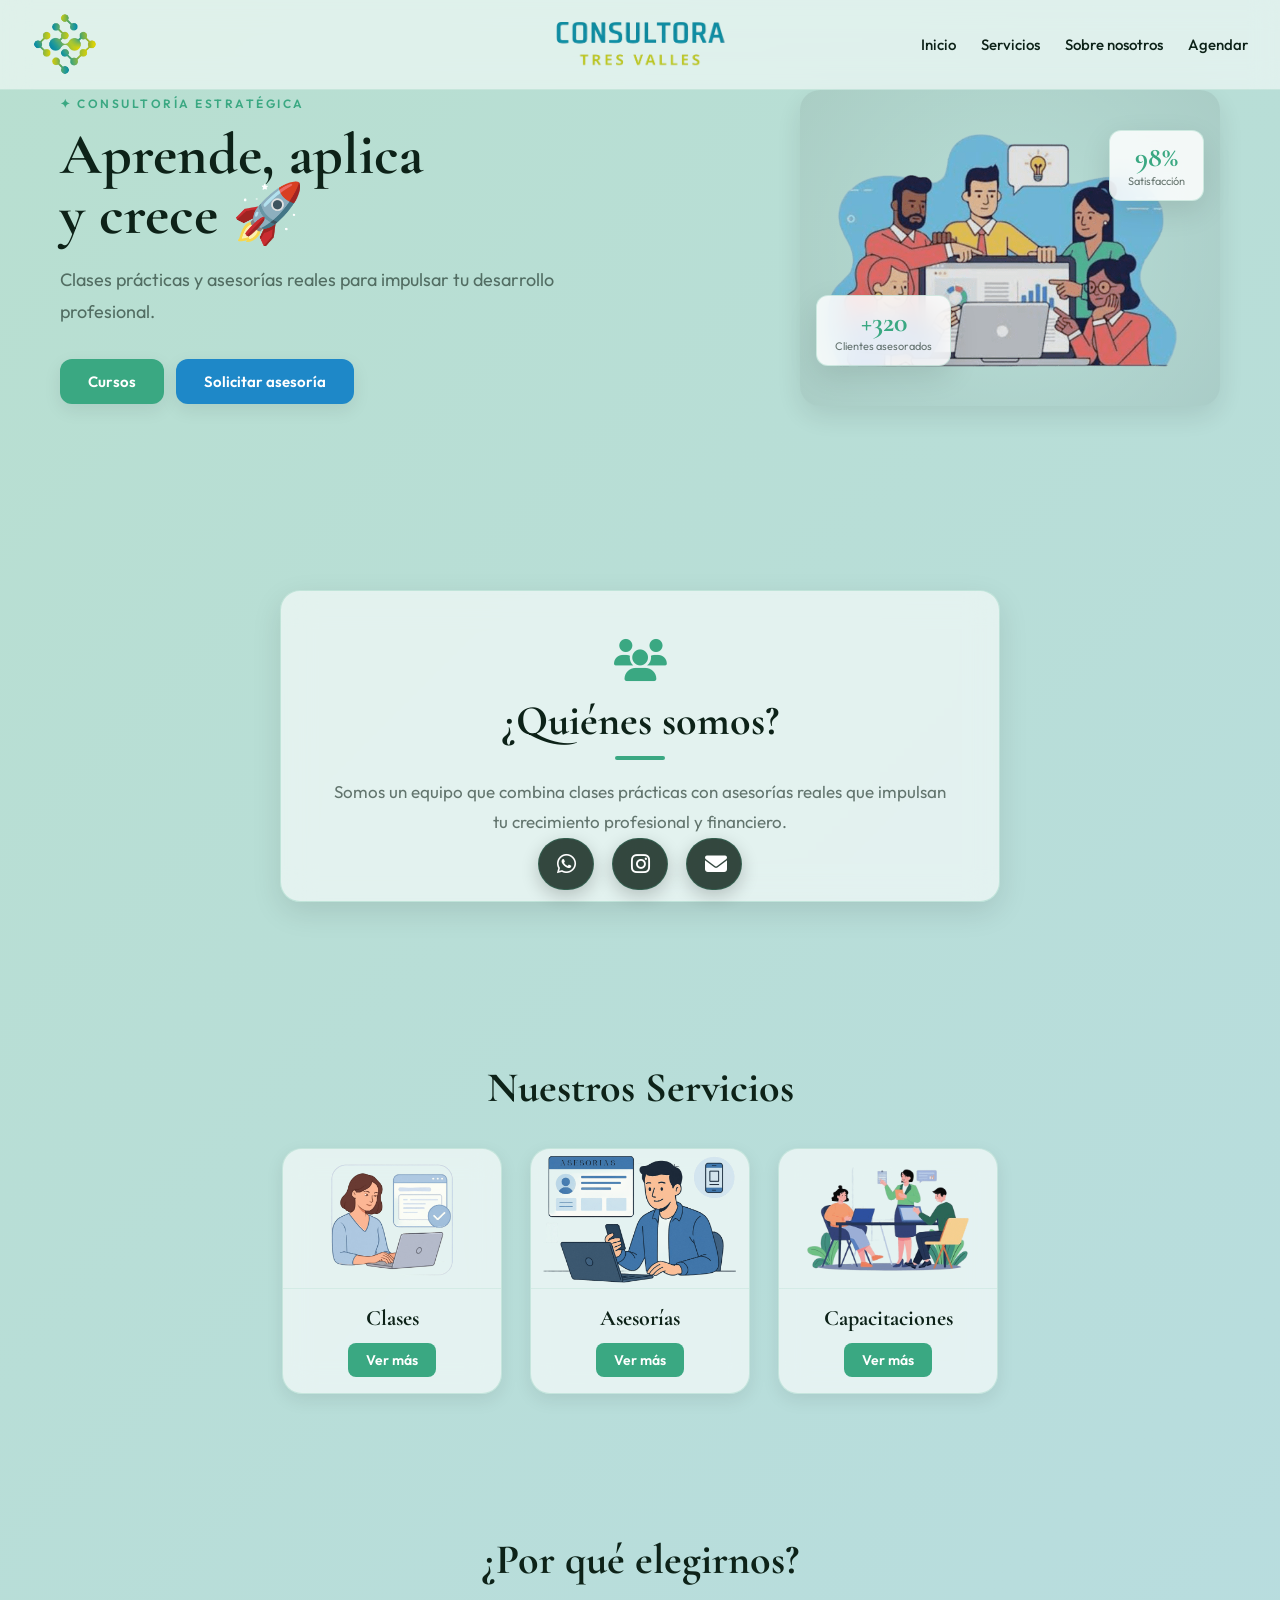
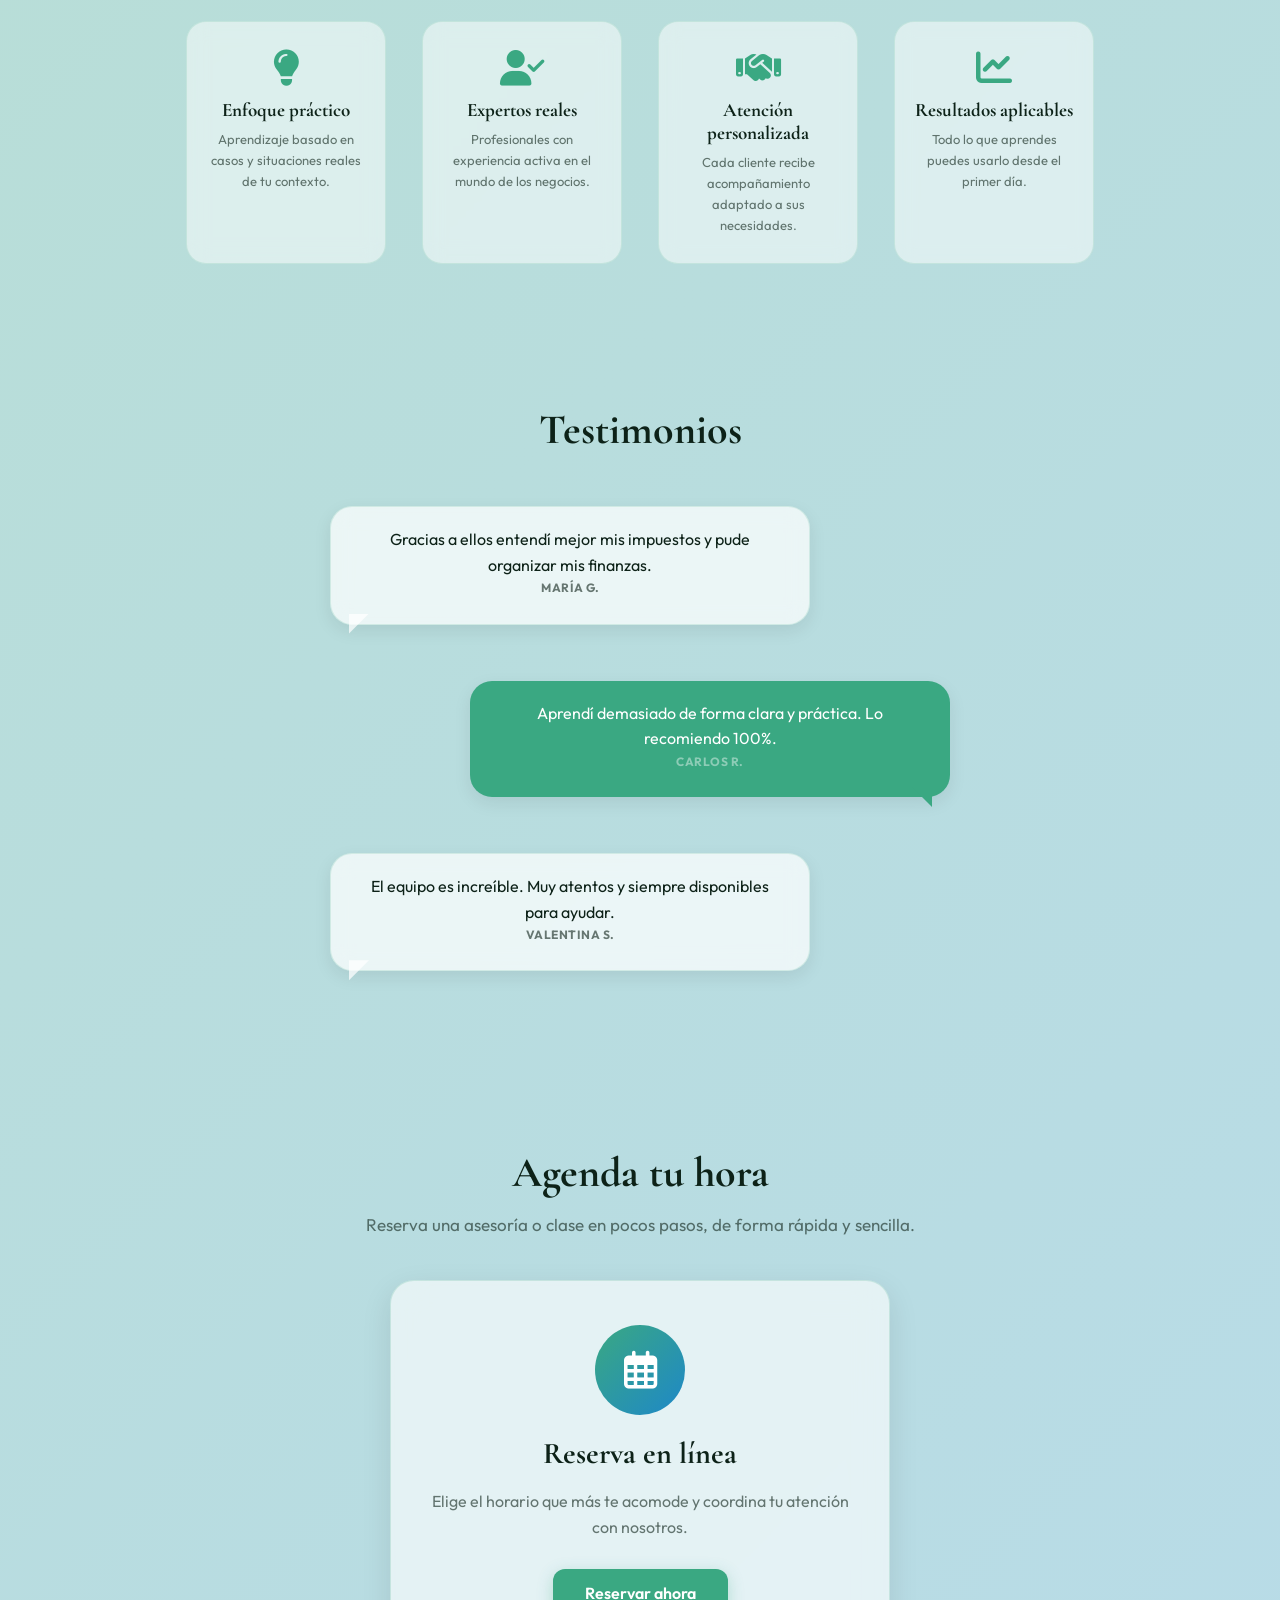
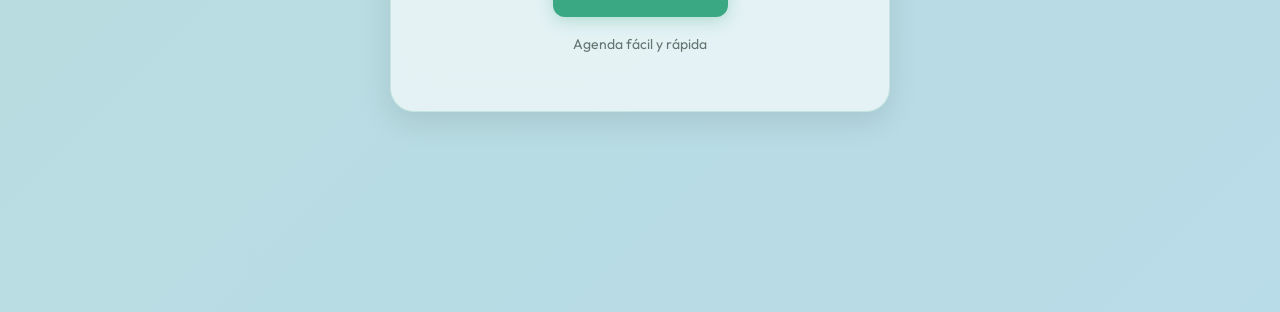
<file: index.html>
<!DOCTYPE html>
<html lang="es">
<head>
  <meta charset="UTF-8">
  <meta name="viewport" content="width=device-width, initial-scale=1.0">

  <!-- =============================================
       SEO PRIMARIO
       Descripción enfocada en beneficio real.
       Keywords: mínimas y relevantes (no spam).
  ============================================= -->
  <meta name="description" content="Consultora Tres Valles — Cursos, asesorías y capacitaciones profesionales en Chile. Aprende y crece con expertos reales.">
  <meta name="robots" content="index, follow">

  <!-- =============================================
       OPEN GRAPH
       og:image debe apuntar a URL absoluta en
       producción para que previews funcionen.
  ============================================= -->
  <meta property="og:title" content="Consultora Tres Valles">
  <meta property="og:description" content="Clases prácticas y asesorías reales para impulsar tu desarrollo profesional.">
  <meta property="og:image" content="https://consultoratresvalles.cl/assets/logo/Logo.png">
  <meta property="og:url" content="https://consultoratresvalles.cl">
  <meta property="og:type" content="website">
  <meta property="og:locale" content="es_CL">

  <!-- =============================================
       TWITTER CARD (complementa OG)
  ============================================= -->
  <meta name="twitter:card" content="summary_large_image">
  <meta name="twitter:title" content="Consultora Tres Valles">
  <meta name="twitter:description" content="Clases prácticas y asesorías reales para impulsar tu desarrollo profesional.">
  <meta name="twitter:image" content="https://consultoratresvalles.cl/assets/logo/Logo.png">

  <title>Consultora Tres Valles</title>

  <!-- =============================================
       FUENTES — preconnect primero para reducir
       latencia de la conexión a Google Fonts.
  ============================================= -->
  <link rel="preconnect" href="https://fonts.googleapis.com">
  <link rel="preconnect" href="https://fonts.gstatic.com" crossorigin>
  <link
    href="https://fonts.googleapis.com/css2?family=Cormorant+Garamond:ital,wght@0,600;0,700;1,600&family=Outfit:wght@400;500;600;700&display=swap"
    rel="stylesheet">

  <!-- Font Awesome — sin integridad (CDN cambia hashes); añadir SRI en producción -->
  <link
    rel="stylesheet"
    href="https://cdnjs.cloudflare.com/ajax/libs/font-awesome/6.5.0/css/all.min.css"
    crossorigin="anonymous">

  <link rel="stylesheet" href="style.css">
</head>

<body>

  <!-- =============================================
       HEADER — role="banner" implícito en <header>
       aria-label en nav para diferenciarlo si hay
       más de un <nav> en la página.
  ============================================= -->
  <header class="header">

    <!-- Ícono izquierda: alt descriptivo del logo -->
    <div class="logo">
      <img
        src="assets/logo/Logo-Sin-Letras.png"
        alt="Ícono de Consultora Tres Valles"
        class="logo-icon"
        width="65"
        height="65">
    </div>

    <!-- Texto del logo centrado vía CSS absolute -->
    <img
      src="assets/logo/Letras-Logo.png"
      alt="Consultora Tres Valles"
      class="logo-text"
      width="180"
      height="45">

    <!-- Botón hamburguesa: aria-expanded gestionado por JS -->
    <button
      class="menu-toggle"
      aria-label="Abrir menú de navegación"
      aria-expanded="false"
      aria-controls="mainNav">
      <i class="fa-solid fa-bars" aria-hidden="true"></i>
    </button>

    <!-- Nav principal -->
    <nav class="nav" id="mainNav" aria-label="Navegación principal">
      <a href="#inicio">Inicio</a>
      <a href="#servicios">Servicios</a>
      <a href="#sobre-nosotros">Sobre nosotros</a>
      <a href="#agendar">Agendar</a>
    </nav>

  </header>

  <main>

    <!-- =============================================
         HERO
         - h1 único en la página
         - stat-cards con role="img" + aria-label
           para que lectores de pantalla las anuncien
           como una unidad de información
    ============================================= -->
    <section class="hero reveal reveal-zoom" id="inicio" aria-labelledby="hero-heading">
      <div class="hero-text">
        <p class="hero-eyebrow" aria-hidden="true">✦ Consultoría Estratégica</p>
        <h1 id="hero-heading">Aprende, aplica<br>y crece 🚀</h1>
        <p class="hero-sub">
          Clases prácticas y asesorías reales para impulsar tu desarrollo profesional.
        </p>
        <div class="buttons">
          <a href="#servicios" class="btn green">Cursos</a>
          <a href="#agendar" class="btn blue">Solicitar asesoría</a>
        </div>
      </div>

      <div class="hero-img">
        <div class="hero-img-wrapper">
          <!--
            Sin loading="lazy": imagen above-the-fold,
            debe cargar inmediatamente (LCP).
            fetchpriority="high" sugiere al navegador
            que la priorice en el orden de carga.
          -->
          <img
            src="assets/images/Hero.png"
            alt="Equipo de Consultora Tres Valles en sesión de trabajo"
            class="hero-img-real"
            width="420"
            height="420"
            fetchpriority="high">

          <!-- Tarjeta stat 1 — accesible como figura -->
          <figure
            class="hero-stat-card"
            aria-label="Más de 320 clientes asesorados">
            <span class="hero-stat-num" aria-hidden="true">+320</span>
            <figcaption class="hero-stat-label">Clientes asesorados</figcaption>
          </figure>

          <!-- Tarjeta stat 2 -->
          <figure
            class="hero-stat-card hero-stat-card--2"
            aria-label="98% de satisfacción">
            <span class="hero-stat-num" aria-hidden="true">98%</span>
            <figcaption class="hero-stat-label">Satisfacción</figcaption>
          </figure>
        </div>
      </div>
    </section>

    <!-- =============================================
         QUIÉNES SOMOS
         aria-labelledby vincula la sección a su h2
    ============================================= -->
    <section class="about reveal reveal-left" id="sobre-nosotros" aria-labelledby="about-heading">
      <div class="about-box">
        <i class="fa-solid fa-users about-icon" aria-hidden="true"></i>
        <h2 id="about-heading">¿Quiénes somos?</h2>
        <p>
          Somos un equipo que combina clases prácticas con asesorías reales
          que impulsan tu crecimiento profesional y financiero.
        </p>
      </div>
    </section>

    <!-- =============================================
         SERVICIOS
         Tarjetas con role semántico correcto:
         <article> es apropiado para contenido
         independiente y reutilizable.
    ============================================= -->
    <section class="services reveal reveal-up" id="servicios" aria-labelledby="services-heading">
      <h2 id="services-heading">Nuestros Servicios</h2>
      <div class="cards">

        <article class="card">
          <img
            src="assets/images/Clases.png"
            alt="Persona tomando clases prácticas"
            loading="lazy"
            width="220"
            height="140">
          <h3>Clases</h3>
          <a href="detalle.html?tipo=cursos" class="service-btn">Ver más</a>
        </article>

        <article class="card">
          <img
            src="assets/images/Asesorias.png"
            alt="Profesional brindando asesoría personalizada"
            loading="lazy"
            width="220"
            height="140">
          <h3>Asesorías</h3>
          <a href="detalle.html?tipo=asesorias" class="service-btn">Ver más</a>
        </article>

        <article class="card">
          <img
            src="assets/images/Capacitacion.png"
            alt="Equipo participando en capacitación grupal"
            loading="lazy"
            width="220"
            height="140">
          <h3>Capacitaciones</h3>
          <a href="detalle.html?tipo=capacitaciones" class="service-btn">Ver más</a>
        </article>

      </div>
    </section>

    <!-- =============================================
         BENEFICIOS
         Los íconos de Font Awesome son decorativos
         → aria-hidden="true" en todos.
         Los <p> de título deberían ser <h3> para
         mantener jerarquía semántica correcta.
    ============================================= -->
    <section class="benefits reveal reveal-right" aria-labelledby="benefits-heading">
      <h2 id="benefits-heading">¿Por qué elegirnos?</h2>
      <div class="benefits-container">

        <div class="benefit">
          <i class="fa-solid fa-lightbulb" aria-hidden="true"></i>
          <h3 class="benefit-title">Enfoque práctico</h3>
          <p class="benefit-desc">Aprendizaje basado en casos y situaciones reales de tu contexto.</p>
        </div>

        <div class="benefit">
          <i class="fa-solid fa-user-check" aria-hidden="true"></i>
          <h3 class="benefit-title">Expertos reales</h3>
          <p class="benefit-desc">Profesionales con experiencia activa en el mundo de los negocios.</p>
        </div>

        <div class="benefit">
          <i class="fa-solid fa-handshake" aria-hidden="true"></i>
          <h3 class="benefit-title">Atención personalizada</h3>
          <p class="benefit-desc">Cada cliente recibe acompañamiento adaptado a sus necesidades.</p>
        </div>

        <div class="benefit">
          <i class="fa-solid fa-chart-line" aria-hidden="true"></i>
          <h3 class="benefit-title">Resultados aplicables</h3>
          <p class="benefit-desc">Todo lo que aprendes puedes usarlo desde el primer día.</p>
        </div>

      </div>
    </section>

    <!-- =============================================
         TESTIMONIOS
         <blockquote> es el elemento semántico
         correcto para citas textuales.
         <cite> identifica al autor.
    ============================================= -->
    <section class="testimonials reveal reveal-left" aria-labelledby="testimonials-heading">
      <h2 id="testimonials-heading">Testimonios</h2>
      <div class="chat-testimonials">

        <figure class="chat-bubble left">
          <blockquote>
            <p>Gracias a ellos entendí mejor mis impuestos y pude organizar mis finanzas.</p>
          </blockquote>
          <figcaption class="bubble-author">María G.</figcaption>
        </figure>

        <figure class="chat-bubble right">
          <blockquote>
            <p>Aprendí demasiado de forma clara y práctica. Lo recomiendo 100%.</p>
          </blockquote>
          <figcaption class="bubble-author">Carlos R.</figcaption>
        </figure>

        <figure class="chat-bubble left">
          <blockquote>
            <p>El equipo es increíble. Muy atentos y siempre disponibles para ayudar.</p>
          </blockquote>
          <figcaption class="bubble-author">Valentina S.</figcaption>
        </figure>

      </div>
    </section>

    <!-- =============================================
         AGENDA
         El <a> externo a WhatsApp ya tiene
         rel="noopener noreferrer" — correcto.
    ============================================= -->
    <section class="agenda reveal reveal-zoom" id="agendar" aria-labelledby="agenda-heading">
      <h2 id="agenda-heading">Agenda tu hora</h2>
      <p class="agenda-subtitle">
        Reserva una asesoría o clase en pocos pasos, de forma rápida y sencilla.
      </p>
      <div class="agenda-card">
        <div class="agenda-icon" aria-hidden="true">
          <i class="fa-regular fa-calendar-days"></i>
        </div>
        <h3>Reserva en línea</h3>
        <p class="agenda-text">
          Elige el horario que más te acomode y coordina tu atención con nosotros.
        </p>
        <a
          href="https://wa.me/56971486076"
          target="_blank"
          rel="noopener noreferrer"
          class="agenda-btn"
          aria-label="Reservar hora por WhatsApp (abre en nueva pestaña)">
          Reservar ahora
        </a>
        <p class="agenda-note">Agenda fácil y rápida</p>
      </div>
    </section>

  </main>

  <!-- =============================================
       FOOTER FIJO — role="contentinfo" implícito
       en <footer> al ser hijo de <body>.
       Los aria-label de cada botón social son
       descriptivos: nombre + acción + destino.
  ============================================= -->
  <footer class="footer-fixed" role="contentinfo">

    <a
      href="https://wa.me/56971486076"
      target="_blank"
      rel="noopener noreferrer"
      class="social social-wsp"
      aria-label="Contáctanos por WhatsApp: +56 9 7148 6076 (abre en nueva pestaña)">
      <i class="fa-brands fa-whatsapp" aria-hidden="true"></i>
      <span>+56 9 7148 6076</span>
    </a>

    <a
      href="https://instagram.com/consultoratresvalles"
      target="_blank"
      rel="noopener noreferrer"
      class="social social-ig"
      aria-label="Síguenos en Instagram: @consultoratresvalles (abre en nueva pestaña)">
      <i class="fa-brands fa-instagram" aria-hidden="true"></i>
      <span>@consultoratresvalles</span>
    </a>

    <a
      href="mailto:3valles.consultora@gmail.com"
      class="social social-gmail"
      aria-label="Envíanos un correo a 3valles.consultora@gmail.com">
      <i class="fa-solid fa-envelope" aria-hidden="true"></i>
      <span>3valles.consultora@gmail.com</span>
    </a>

  </footer>

  <!-- script al final del body: bloqueo de render nulo -->
  <script src="script.js"></script>

</body>
</html>
</file>
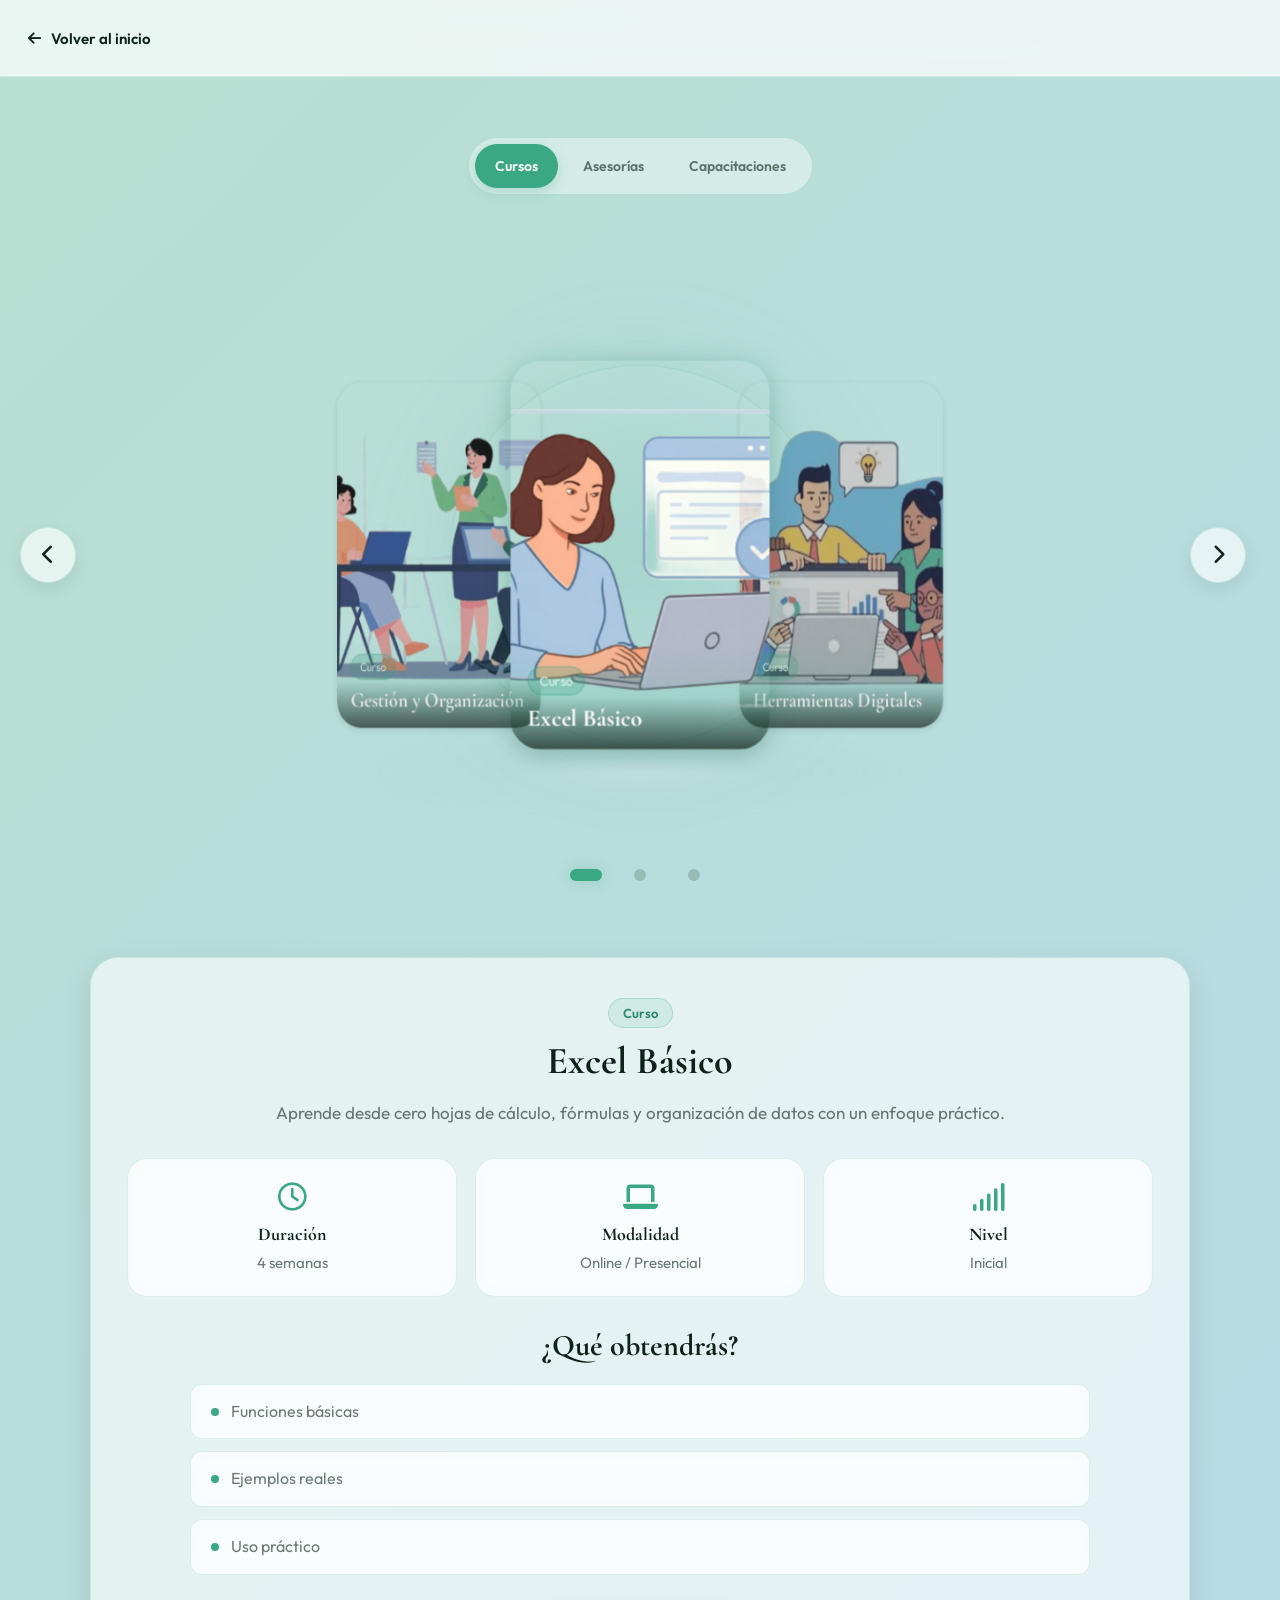
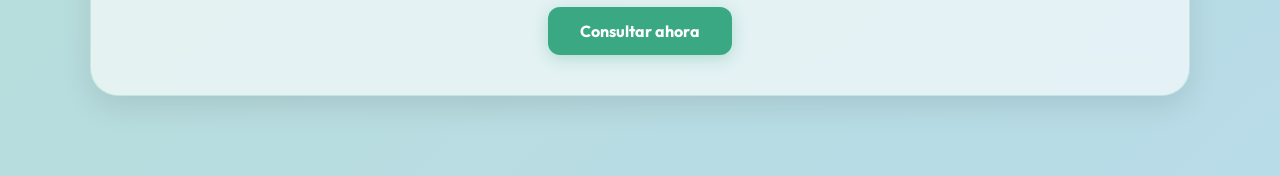
<file: detalle.html>
<!DOCTYPE html>
<html lang="es">
<head>
  <meta charset="UTF-8">
  <meta name="viewport" content="width=device-width, initial-scale=1.0">

  <!-- =============================================
       SEO
       título dinámico: el JS lo reemplaza con
       "{Categoría} | Consultora Tres Valles"
  ============================================= -->
  <meta name="description" content="Explora los cursos, asesorías y capacitaciones de Consultora Tres Valles. Formación práctica y personalizada.">
  <meta name="robots" content="index, follow">

  <!-- =============================================
       OPEN GRAPH
  ============================================= -->
  <meta property="og:title" content="Detalle | Consultora Tres Valles">
  <meta property="og:description" content="Explora nuestros cursos, asesorías y capacitaciones profesionales.">
  <meta property="og:image" content="https://consultoratresvalles.cl/assets/logo/Logo.png">
  <meta property="og:url" content="https://consultoratresvalles.cl/detalle.html">
  <meta property="og:type" content="website">
  <meta property="og:locale" content="es_CL">

  <title>Detalle | Consultora Tres Valles</title>

  <!-- =============================================
       FUENTES — preconnect reduce latencia.
       El @import en detalle.css queda como
       fallback, pero estos <link> son más rápidos.
  ============================================= -->
  <link rel="preconnect" href="https://fonts.googleapis.com">
  <link rel="preconnect" href="https://fonts.gstatic.com" crossorigin>
  <link
    href="https://fonts.googleapis.com/css2?family=Cormorant+Garamond:ital,wght@0,600;0,700;1,600&family=Outfit:wght@400;500;600;700&display=swap"
    rel="stylesheet">

  <!-- Font Awesome -->
  <link
    rel="stylesheet"
    href="https://cdnjs.cloudflare.com/ajax/libs/font-awesome/6.5.0/css/all.min.css"
    crossorigin="anonymous">

  <link rel="stylesheet" href="detalle.css">
</head>

<body>

  <!-- =============================================
       HEADER
       back-link con aria-label explícito para
       que lectores de pantalla anuncien destino.
  ============================================= -->
  <header class="detail-header">
    <a
      href="index.html"
      class="back-link"
      aria-label="Volver al inicio de Consultora Tres Valles">
      <i class="fa-solid fa-arrow-left" aria-hidden="true"></i>
      <span>Volver al inicio</span>
    </a>
  </header>

  <main>

    <!-- =============================================
         SECCIÓN TOP — switcher de categorías
         role="group" + aria-label agrupa los botones
         para lectores de pantalla.
         El botón activo inicial lo asigna el JS
         según el parámetro ?tipo= de la URL.
    ============================================= -->
    <section class="detail-top" aria-label="Selección de categoría">
      <div
        class="category-switcher"
        role="group"
        aria-label="Categorías de servicios">
        <button class="switch-btn" type="button" data-type="cursos">Cursos</button>
        <button class="switch-btn" type="button" data-type="asesorias">Asesorías</button>
        <button class="switch-btn" type="button" data-type="capacitaciones">Capacitaciones</button>
      </div>
    </section>

    <!-- =============================================
         CARRUSEL 3D
         aria-label en la sección describe su función.
         aria-live="polite" en el track notifica a
         lectores de pantalla cuando el contenido
         cambia sin recargar la página.
         Las flechas tienen aria-label descriptivos.
    ============================================= -->
    <section
      class="carousel-section"
      aria-label="Carrusel de servicios">

      <div class="carousel-shell">

        <button
          class="carousel-arrow"
          id="prevBtn"
          type="button"
          aria-label="Ver servicio anterior">
          <i class="fa-solid fa-chevron-left" aria-hidden="true"></i>
        </button>

        <div class="carousel-stage">
          <!-- Elementos decorativos: ocultos a AT -->
          <div class="carousel-glow"    aria-hidden="true"></div>
          <div class="carousel-ring"    aria-hidden="true"></div>
          <div class="carousel-floor"   aria-hidden="true"></div>

          <div class="carousel-viewport">
            <!--
              aria-live="polite": anuncia cambios al
              lector de pantalla sin interrumpir.
              aria-atomic="true": lee el bloque completo,
              no solo el nodo que cambió.
            -->
            <div
              class="carousel-track"
              id="carouselTrack"
              aria-live="polite"
              aria-atomic="true">
            </div>
          </div>
        </div>

        <button
          class="carousel-arrow"
          id="nextBtn"
          type="button"
          aria-label="Ver siguiente servicio">
          <i class="fa-solid fa-chevron-right" aria-hidden="true"></i>
        </button>

      </div>

      <!-- Indicadores (puntitos) — generados por JS -->
      <div
        class="carousel-indicators"
        id="carouselIndicators"
        role="tablist"
        aria-label="Indicadores de posición del carrusel">
      </div>

    </section>

    <!-- =============================================
         INFO-BOX
         aria-live="polite": cuando el JS actualiza
         el contenido al cambiar de tarjeta, el lector
         de pantalla anuncia el nuevo ítem sin
         interrumpir lo que ya estaba leyendo.
         Los elementos con id son los targets del JS.
    ============================================= -->
    <section
      class="info-section"
      aria-label="Detalle del servicio seleccionado">

      <div
        class="info-box"
        id="infoBox"
        aria-live="polite"
        aria-atomic="true">

        <div class="info-header">
          <!-- &nbsp; como placeholder evita colapso de altura antes de que el JS cargue -->
          <p class="info-mini-tag" id="infoMiniTag">&nbsp;</p>
          <h2 id="infoTitle">&nbsp;</h2>
          <p class="info-description" id="infoDescription">&nbsp;</p>
        </div>

        <!-- Meta-cards: duración, modalidad, nivel -->
        <div class="info-meta" role="list" aria-label="Características del servicio">

          <div class="meta-card" role="listitem">
            <i class="fa-regular fa-clock" aria-hidden="true"></i>
            <h3>Duración</h3>
            <p id="infoDuration">-</p>
          </div>

          <div class="meta-card" role="listitem">
            <i class="fa-solid fa-laptop" aria-hidden="true"></i>
            <h3>Modalidad</h3>
            <p id="infoMode">-</p>
          </div>

          <div class="meta-card" role="listitem">
            <i class="fa-solid fa-signal" aria-hidden="true"></i>
            <h3>Nivel</h3>
            <p id="infoLevel">-</p>
          </div>

        </div>

        <!-- Beneficios — lista generada por JS -->
        <div class="info-benefits">
          <h3>¿Qué obtendrás?</h3>
          <ul id="infoBenefits" aria-label="Beneficios incluidos"></ul>
        </div>

        <!-- CTA — href dinámico generado por JS con mensaje WA -->
        <div class="info-actions">
          <a
            id="infoButton"
            href="#"
            target="_blank"
            rel="noopener noreferrer"
            class="primary-btn"
            aria-label="Consultar por este servicio vía WhatsApp (abre en nueva pestaña)">
            Consultar ahora
          </a>
        </div>

      </div>
    </section>

  </main>

  <!-- script al final del body: bloqueo de render nulo -->
  <script src="detalle.js"></script>

</body>
</html>
</file>
<file: style.css>
/* ============================================================
   style.css — Consultora Tres Valles
   Estilos principales del index.html.

   ÍNDICE
   1.  Variables
   2.  Keyframes
   3.  Reset y base
   4.  Tipografía global
   5.  Scroll reveal
   6.  Scroll margins
   7.  Header
   8.  Botón hamburguesa
   9.  Logo
   10. Nav
   11. Hero — layout y texto
   12. Hero — imagen y stat-cards
   13. Sección "Quiénes somos"
   14. Secciones generales
   15. Servicios — cards
   16. Beneficios
   17. Testimonios
   18. Agenda
   19. Footer fijo y botones sociales
   20. Scrollbar
   21. Focus visible (accesibilidad de teclado)
   22. Modo oscuro (prefers-color-scheme)
   23. Responsive — tablet  (≤ 992px)
   24. Responsive — móvil   (≤ 768px)
   25. Responsive — móvil S (≤ 480px)
============================================================ */


/* ============================================================
   1. VARIABLES
============================================================ */
:root {
  --primary:       #3aa882;
  --primary-dark:  #2a8a68;

  --secondary:      #1e88c8;
  --secondary-dark: #1568a0;

  --bg:     #d6eee5;
  --bg-soft: #cce8f0;

  --text:      #0d2218;
  --text-soft: rgba(13, 34, 24, 0.6);

  --white: #ffffff;

  --radius-sm: 8px;
  --radius-md: 12px;
  --radius-lg: 20px;
  --radius-xl: 24px;

  --shadow-soft:   0 6px 18px rgba(0, 0, 0, 0.08);
  --shadow-md:     0 10px 30px rgba(0, 0, 0, 0.1);
  --shadow-strong: 0 16px 40px rgba(0, 0, 0, 0.14);

  --transition: all 0.3s ease;
}


/* ============================================================
   2. KEYFRAMES
============================================================ */
@keyframes gradientShift {
  0%   { background-position: 0%   50%; }
  50%  { background-position: 100% 50%; }
  100% { background-position: 0%   50%; }
}

@keyframes floatCard {
  0%, 100% { transform: translateY(0); }
  50%       { transform: translateY(-8px); }
}


/* ============================================================
   3. RESET Y BASE
   max-width:100% en * cubre todos los elementos hijos,
   por lo que no hace falta repetirlo en html, body,
   section, .hero, etc. Se eliminan las repeticiones.
============================================================ */
*,
*::before,
*::after {
  box-sizing: border-box;
  max-width: 100%;
}

html {
  scroll-behavior: smooth;
  overflow-x: hidden;
  width: 100%;
}

body {
  margin: 0;
  padding: 0;
  padding-bottom: 110px;
  font-family: 'Outfit', Arial, sans-serif;
  background: linear-gradient(135deg, #b8dfd0, #b8daf0, #c5e8d8, #aed4ec);
  background-size: 400% 400%;
  animation: gradientShift 10s ease infinite;
  color: var(--text);
  overflow-x: hidden;
  width: 100%;
}

img {
  user-select: none;
  max-width: 100%;
  height: auto;
  display: block;
}


/* ============================================================
   4. TIPOGRAFÍA GLOBAL
============================================================ */
h1, h2, h3 {
  margin-top: 0;
  font-family: 'Cormorant Garamond', Georgia, serif;
}

h2 {
  font-size: 42px;
  color: var(--text);
}

h3 {
  font-size: 22px;
  color: var(--text);
}


/* ============================================================
   5. SCROLL REVEAL
   Las clases .reveal-* definen el estado inicial (oculto).
   El JS añade .active para transicionar al estado final.
============================================================ */
.reveal {
  opacity: 0;
  transition: opacity 0.8s ease, transform 0.8s ease;
}

.reveal.active { opacity: 1; }

.reveal-up            { transform: translateY(40px); }
.reveal-up.active     { transform: translateY(0); }

.reveal-left          { transform: translateX(-60px); }
.reveal-left.active   { transform: translateX(0); }

.reveal-right         { transform: translateX(60px); }
.reveal-right.active  { transform: translateX(0); }

.reveal-zoom          { transform: scale(0.92); }
.reveal-zoom.active   { transform: scale(1); }


/* ============================================================
   6. SCROLL MARGINS
   Compensan la altura del header fijo al navegar
   por anclas internas. Valores ajustados por sección.
============================================================ */
section {
  scroll-margin-top: 90px;
  /*
   * width/max-width/box-sizing se omiten aquí:
   * ya los cubre el reset * del bloque 3.
   */
}

#inicio   { scroll-margin-top: 120px; }
#servicios { scroll-margin-top: 45px; }
#agendar  { scroll-margin-top: 10px; }


/* ============================================================
   7. HEADER
============================================================ */
.header {
  display: flex;
  justify-content: space-between;
  align-items: center;
  padding: 12px 32px;
  position: fixed;
  top: 0;
  left: 0;
  width: 100%;
  z-index: 1000;
  background: rgba(255, 255, 255, 0.55);
  backdrop-filter: blur(14px);
  -webkit-backdrop-filter: blur(14px); /* Safari */
  border-bottom: 1px solid rgba(58, 168, 130, 0.15);
  transition: var(--transition);
}

.header.scrolled {
  background: rgba(255, 255, 255, 0.82);
  box-shadow: var(--shadow-soft);
}


/* ============================================================
   8. BOTÓN HAMBURGUESA
   Oculto en desktop, visible en móvil (≤ 768px).
   El JS gestiona aria-expanded y el cambio de ícono.
============================================================ */
.menu-toggle {
  display: none;
  background: transparent;
  border: none;
  font-size: 28px;
  color: var(--text);
  cursor: pointer;
  z-index: 2000; /* Siempre por encima del menú fullscreen */
  padding: 5px;
  transition: var(--transition);
}

.menu-toggle:hover {
  color: var(--primary);
}

.menu-toggle:focus-visible {
  outline: 2px solid var(--primary);
  outline-offset: 3px;
  border-radius: 4px;
}


/* ============================================================
   9. LOGO DIVIDIDO
   Ícono a la izquierda, texto centrado vía absolute.
============================================================ */
.logo {
  display: flex;
  align-items: center;
}

.logo-icon {
  height: 65px;
  width: auto;
}

.logo-text {
  position: absolute;
  left: 50%;
  transform: translateX(-50%);
  height: 45px;
  width: auto;
}


/* ============================================================
   10. NAV
   Desktop: flex horizontal en el header.
   Móvil: fullscreen overlay con entrada desde arriba.
   La transición es gestionada por el JS (clase .active).
============================================================ */
.nav {
  display: flex;
  gap: 25px;
  align-items: center;
}

.nav a {
  text-decoration: none;
  color: var(--text);
  font-weight: 500;
  font-size: 15px;
  font-family: 'Outfit', Arial, sans-serif;
  transition: color 0.3s ease;
}

.nav a:hover {
  color: var(--primary);
}


/* ============================================================
   11. HERO — LAYOUT Y TEXTO
============================================================ */
.hero {
  display: flex;
  justify-content: space-between;
  align-items: center;
  gap: 60px;
  padding: 90px 60px;
  background: transparent;
}

.hero-eyebrow {
  font-family: 'Outfit', Arial, sans-serif;
  font-size: 12px;
  font-weight: 600;
  letter-spacing: 2.5px;
  text-transform: uppercase;
  color: var(--primary);
  margin: 0 0 14px;
}

.hero-text {
  max-width: 560px;
  text-align: left;
}

.hero-text h1 {
  font-size: 58px;
  margin-bottom: 16px;
  line-height: 1.05;
  color: var(--text);
  font-weight: 700;
}

.hero-sub {
  font-family: 'Outfit', Arial, sans-serif;
  font-size: 18px;
  color: var(--text-soft);
  margin-bottom: 32px;
  line-height: 1.75;
}

.buttons {
  display: flex;
  gap: 12px;
  flex-wrap: wrap;
}

.btn {
  display: inline-block;
  padding: 13px 28px;
  border: none;
  border-radius: var(--radius-md);
  font-weight: 600;
  font-size: 15px;
  font-family: 'Outfit', Arial, sans-serif;
  text-decoration: none;
  color: var(--white);
  cursor: pointer;
  transition: var(--transition);
  box-shadow: var(--shadow-soft);
}

.green { background: var(--primary); }
.blue  { background: var(--secondary); }

.btn:hover {
  transform: translateY(-3px) scale(1.02);
  box-shadow: var(--shadow-md);
  filter: brightness(1.06);
}


/* ============================================================
   12. HERO — IMAGEN Y STAT-CARDS
============================================================ */
.hero-img {
  flex-shrink: 0;
}

.hero-img-wrapper {
  position: relative;
  display: inline-block;
}

/** Viñeta sutil sobre la imagen */
.hero-img-wrapper::before {
  content: "";
  position: absolute;
  inset: 0;
  background: radial-gradient(circle at center, transparent 0%, rgba(0, 0, 0, 0.08) 100%);
  border-radius: var(--radius-lg);
  pointer-events: none;
}

.hero-img-real {
  width: 420px;
  max-width: 100%;
  border-radius: var(--radius-lg);
  box-shadow: var(--shadow-md);
  opacity: 0.97;
  transition: transform 0.3s ease;
  display: block;
  height: auto;
}

.hero-img-real:hover {
  transform: scale(1.02);
}

/** Tarjetas flotantes de estadísticas */
.hero-stat-card {
  position: absolute;
  background: rgba(255, 255, 255, 0.85);
  backdrop-filter: blur(12px);
  -webkit-backdrop-filter: blur(12px); /* Safari */
  border: 1px solid rgba(58, 168, 130, 0.2);
  border-radius: var(--radius-md);
  padding: 12px 18px;
  display: flex;
  flex-direction: column;
  align-items: center;
  box-shadow: var(--shadow-md);
  animation: floatCard 4s ease-in-out infinite;
}

.hero-stat-card--2 {
  animation-delay: 2s;
  animation-direction: alternate-reverse;
}

/** Posición tarjeta 1: abajo-izquierda */
.hero-stat-card:first-of-type {
  bottom: 24px;
  left: -24px;
}

/** Posición tarjeta 2: arriba-derecha */
.hero-stat-card--2 {
  top: 24px;
  right: -24px;
}

.hero-stat-num {
  font-family: 'Cormorant Garamond', Georgia, serif;
  font-size: 28px;
  font-weight: 700;
  color: var(--primary);
  line-height: 1;
}

.hero-stat-label {
  font-family: 'Outfit', Arial, sans-serif;
  font-size: 11px;
  color: var(--text-soft);
  margin-top: 3px;
  white-space: nowrap;
}


/* ============================================================
   13. QUIÉNES SOMOS
============================================================ */
.about {
  padding: 90px 20px;
  background: transparent;
  display: flex;
  justify-content: center;
}

.about-box {
  max-width: 720px;
  background: rgba(255, 255, 255, 0.6);
  backdrop-filter: blur(16px);
  -webkit-backdrop-filter: blur(16px); /* Safari */
  border: 1px solid rgba(58, 168, 130, 0.2);
  padding: 48px;
  border-radius: var(--radius-lg);
  text-align: center;
  box-shadow: var(--shadow-md);
  transition: var(--transition);
}

.about-box:hover {
  transform: translateY(-4px);
  box-shadow: var(--shadow-strong);
}

.about-icon {
  font-size: 42px;
  color: var(--primary);
  margin-bottom: 14px;
}

.about-box h2 {
  font-size: 42px;
  margin-bottom: 15px;
  color: var(--text);
}

/** Línea decorativa bajo el h2 */
.about-box h2::after {
  content: "";
  display: block;
  width: 50px;
  height: 4px;
  background: var(--primary);
  margin: 10px auto 0;
  border-radius: 2px;
}

.about-box p {
  font-family: 'Outfit', Arial, sans-serif;
  font-size: 17px;
  color: var(--text-soft);
  line-height: 1.75;
}


/* ============================================================
   14. SECCIONES GENERALES
   Padding y alineación base para todas las secciones.
   Las secciones específicas pueden sobreescribirlos
   sin necesidad de !important gracias a la especificidad
   del selector de clase (.hero, .about, etc.).
============================================================ */
section {
  padding: 70px 20px;
  text-align: center;
}


/* ============================================================
   15. SERVICIOS — CARDS
============================================================ */
.cards {
  display: flex;
  justify-content: center;
  gap: 28px;
  flex-wrap: wrap;
  margin-top: 32px;
}

.card {
  background: rgba(255, 255, 255, 0.62);
  backdrop-filter: blur(14px);
  -webkit-backdrop-filter: blur(14px); /* Safari */
  border: 1px solid rgba(58, 168, 130, 0.18);
  border-radius: var(--radius-lg);
  overflow: hidden;
  width: 220px;
  text-align: center;
  transition: var(--transition);
  box-shadow: var(--shadow-soft);
}

.card img {
  width: 100%;
  height: 140px;
  object-fit: cover;
  border-bottom: 1px solid rgba(58, 168, 130, 0.1);
  display: block;
}

.card h3 {
  margin: 16px 0 12px;
  color: var(--text);
  font-size: 22px;
}

.card:hover {
  transform: translateY(-8px) scale(1.02);
  box-shadow: var(--shadow-strong);
  border-color: rgba(58, 168, 130, 0.4);
  background: rgba(255, 255, 255, 0.82);
}

.service-btn {
  display: inline-block;
  margin-bottom: 16px;
  padding: 8px 18px;
  background: var(--primary);
  color: var(--white);
  border-radius: var(--radius-sm);
  text-decoration: none;
  font-family: 'Outfit', Arial, sans-serif;
  font-weight: 600;
  font-size: 14px;
  transition: var(--transition);
}

.service-btn:hover {
  background: var(--primary-dark);
  transform: translateY(-2px);
}


/* ============================================================
   16. BENEFICIOS
============================================================ */
.benefits-container {
  display: flex;
  justify-content: center;
  gap: 36px;
  margin-top: 36px;
  flex-wrap: wrap;
}

.benefit {
  text-align: center;
  width: 200px;
  background: rgba(255, 255, 255, 0.5);
  backdrop-filter: blur(10px);
  -webkit-backdrop-filter: blur(10px); /* Safari */
  border: 1px solid rgba(58, 168, 130, 0.15);
  border-radius: var(--radius-lg);
  padding: 28px 20px;
  transition: var(--transition);
}

.benefit:hover {
  transform: translateY(-6px);
  box-shadow: var(--shadow-md);
  background: rgba(255, 255, 255, 0.72);
  border-color: rgba(58, 168, 130, 0.35);
}

.benefit i {
  font-size: 36px;
  margin-bottom: 12px;
  color: var(--primary);
  display: block;
  transition: transform 0.3s ease, color 0.3s ease;
}

.benefit:hover i {
  transform: scale(1.18);
  color: var(--primary-dark);
}

.benefit-title {
  font-family: 'Cormorant Garamond', Georgia, serif;
  font-size: 19px;
  font-weight: 700;
  color: var(--text);
  margin: 0 0 8px;
}

.benefit-desc {
  font-family: 'Outfit', Arial, sans-serif;
  font-size: 13px;
  color: var(--text-soft);
  line-height: 1.6;
  margin: 0;
}


/* ============================================================
   17. TESTIMONIOS
   .chat-bubble usa <figure>+<blockquote>+<figcaption>
   en el HTML refactorizado, pero los estilos son
   compatible con la estructura anterior también.
============================================================ */
.testimonials {
  padding: 70px 20px;
  text-align: center;
}

.chat-testimonials {
  max-width: 700px;
  margin: 32px auto 0;
  display: flex;
  flex-direction: column;
  gap: 24px;
  width: 100%;
}

.chat-bubble {
  position: relative;
  max-width: 480px;
  padding: 20px 24px;
  border-radius: 22px;
  font-size: 16px;
  line-height: 1.6;
  box-shadow: var(--shadow-soft);
  font-family: 'Outfit', Arial, sans-serif;
}

.bubble-author {
  font-weight: 700;
  font-size: 12px;
  letter-spacing: 0.5px;
  margin: 0 0 6px;
  opacity: 0.6;
  text-transform: uppercase;
}

.chat-bubble.left {
  align-self: flex-start;
  background: rgba(255, 255, 255, 0.72);
  backdrop-filter: blur(10px);
  -webkit-backdrop-filter: blur(10px); /* Safari */
  border: 1px solid rgba(58, 168, 130, 0.15);
  color: var(--text);
}

.chat-bubble.left::after {
  content: "";
  position: absolute;
  left: 18px;
  bottom: -10px;
  width: 20px;
  height: 20px;
  background: rgba(255, 255, 255, 0.72);
  clip-path: polygon(0 0, 100% 0, 0 100%);
}

.chat-bubble.right {
  align-self: flex-end;
  background: var(--primary);
  color: var(--white);
}

.chat-bubble.right .bubble-author {
  color: rgba(255, 255, 255, 0.7);
}

.chat-bubble.right::after {
  content: "";
  position: absolute;
  right: 18px;
  bottom: -10px;
  width: 20px;
  height: 20px;
  background: var(--primary);
  clip-path: polygon(0 0, 100% 100%, 100% 0);
}

/* Resetea márgenes internos del <blockquote> generado
   por la refactorización del HTML */
.chat-bubble blockquote {
  margin: 0;
  padding: 0;
}

.chat-bubble blockquote p {
  margin: 0;
}


/* ============================================================
   18. AGENDA
============================================================ */
.agenda {
  padding: 90px 20px;
  text-align: center;
}

.agenda h2 {
  font-size: 42px;
  margin-bottom: 12px;
  color: var(--text);
}

.agenda-subtitle {
  font-family: 'Outfit', Arial, sans-serif;
  font-size: 17px;
  color: var(--text-soft);
  max-width: 680px;
  margin: 0 auto 40px;
  line-height: 1.75;
}

.agenda-card {
  max-width: 500px;
  margin: 0 auto;
  background: rgba(255, 255, 255, 0.62);
  backdrop-filter: blur(16px);
  -webkit-backdrop-filter: blur(16px); /* Safari */
  border: 1px solid rgba(58, 168, 130, 0.18);
  border-radius: var(--radius-xl);
  padding: 44px 32px;
  box-shadow: var(--shadow-md);
  transition: var(--transition);
}

.agenda-card:hover {
  transform: translateY(-6px);
  box-shadow: var(--shadow-strong);
  background: rgba(255, 255, 255, 0.78);
}

.agenda-icon {
  width: 90px;
  height: 90px;
  margin: 0 auto 20px;
  border-radius: 50%;
  background: linear-gradient(135deg, var(--primary), var(--secondary));
  display: flex;
  align-items: center;
  justify-content: center;
}

.agenda-icon i {
  font-size: 38px;
  color: var(--white);
}

.agenda-card h3 {
  font-size: 30px;
  margin-bottom: 12px;
  color: var(--text);
}

.agenda-text {
  font-family: 'Outfit', Arial, sans-serif;
  font-size: 16px;
  color: var(--text-soft);
  line-height: 1.65;
  margin-bottom: 28px;
}

.agenda-btn {
  display: inline-block;
  background: var(--primary);
  color: var(--white);
  border: none;
  padding: 14px 32px;
  font-size: 16px;
  font-weight: 600;
  font-family: 'Outfit', Arial, sans-serif;
  border-radius: var(--radius-md);
  cursor: pointer;
  text-decoration: none;
  transition: var(--transition);
  box-shadow: 0 4px 16px rgba(58, 168, 130, 0.3);
}

.agenda-btn:hover {
  background: var(--primary-dark);
  transform: scale(1.05);
  box-shadow: 0 8px 24px rgba(58, 168, 130, 0.4);
}

.agenda-note {
  margin-top: 18px;
  color: var(--text-soft);
  font-size: 14px;
  font-family: 'Outfit', Arial, sans-serif;
}


/* ============================================================
   19. FOOTER FIJO Y BOTONES SOCIALES
   Desktop: píldoras expandibles con texto al hover.
   Móvil (≤ 768px): barra compacta solo con íconos.
============================================================ */
.footer-fixed {
  position: fixed;
  left: 50%;
  bottom: 10px;
  transform: translateX(-50%);
  display: flex;
  justify-content: center;
  align-items: center;
  gap: 18px;
  z-index: 1000;
  width: auto;
}

.social {
  height: 52px;
  min-width: 52px;
  padding: 0 18px;
  border-radius: 999px;
  background: rgba(13, 34, 24, 0.82);
  backdrop-filter: blur(12px);
  -webkit-backdrop-filter: blur(12px); /* Safari */
  border: 1px solid rgba(58, 168, 130, 0.25);
  color: var(--white);
  display: flex;
  align-items: center;
  overflow: hidden;
  cursor: pointer;
  transition: all 0.35s ease;
  box-shadow: 0 6px 18px rgba(0, 0, 0, 0.2);
  text-decoration: none;
}

.social i {
  font-size: 22px;
  flex-shrink: 0;
  transition: all 0.35s ease;
}

.social span {
  font-family: 'Outfit', Arial, sans-serif;
  font-size: 14px;
  white-space: nowrap;
  opacity: 0;
  transition: all 0.35s ease;
}

/* WhatsApp */
.social-wsp                { width: 56px; justify-content: center; }
.social-wsp span           { width: 0; margin-left: 0; }
.social-wsp:hover          { width: 210px; justify-content: flex-start; background: rgba(31, 42, 31, 0.95); border-color: rgba(58, 168, 130, 0.5); }
.social-wsp:hover span     { width: auto; margin-left: 12px; opacity: 1; }

/* Gmail */
.social-gmail              { width: 56px; justify-content: center; }
.social-gmail span         { max-width: 0; margin-left: 0; }
.social-gmail:hover        { width: 280px; background: rgba(42, 20, 20, 0.95); border-color: rgba(200, 80, 60, 0.4); }
.social-gmail:hover span   { max-width: 240px; margin-left: 12px; opacity: 1; }

/* Instagram */
.social-ig                 { width: 56px; justify-content: center; }
.social-ig span            { max-width: 0; margin-left: 0; }
.social-ig:hover           { width: 220px; background: linear-gradient(90deg, rgba(43, 29, 51, 0.95), rgba(75, 42, 42, 0.95)); border-color: rgba(180, 80, 150, 0.4); }
.social-ig:hover span      { max-width: 180px; margin-left: 12px; opacity: 1; }

/* Ícono genérico al hover */
.social:hover i            { transform: scale(1.08); }

/*
 * Instagram sobreescribe el ícono genérico con rotación.
 * Declarado una sola vez (el original lo tenía duplicado
 * en líneas 815 y 819, la primera era letra muerta).
 */
.social-ig:hover i         { transform: rotate(-12deg) scale(1.15); }


/* ============================================================
   20. SCROLLBAR
============================================================ */
::-webkit-scrollbar       { width: 8px; }
::-webkit-scrollbar-track { background: #c8e6da; }
::-webkit-scrollbar-thumb { background: var(--primary); border-radius: 999px; }


/* ============================================================
   21. FOCUS VISIBLE — accesibilidad de teclado
   Regla global de base + overrides por componente.
   :focus:not(:focus-visible) elimina el outline en
   clics con ratón sin afectar la navegación por teclado.
============================================================ */
:focus-visible {
  outline: 2px solid var(--primary);
  outline-offset: 2px;
}

:focus:not(:focus-visible) {
  outline: none;
}

/* Overrides específicos donde el offset o radio cambia */
.nav a:focus-visible,
.btn:focus-visible,
.service-btn:focus-visible,
.agenda-btn:focus-visible,
.social:focus-visible {
  outline: 2px solid var(--primary);
  outline-offset: 2px;
}

.menu-toggle:focus-visible {
  outline: 2px solid var(--primary);
  outline-offset: 3px;
  border-radius: 4px;
}


/* ============================================================
   22. MODO OSCURO
   Solo aplica al footer social por ahora.
   Si se expande el modo oscuro, ampliar este bloque.
============================================================ */
@media (prefers-color-scheme: dark) {
  .social {
    background: rgba(255, 255, 255, 0.1);
  }
}


/* ============================================================
   23. RESPONSIVE — TABLET (≤ 992px)
============================================================ */
@media (max-width: 992px) {
  .hero          { padding: 60px 30px; gap: 30px; }
  .hero-text h1  { font-size: 44px; }
  .hero-img-real { width: 320px; }
  .nav           { gap: 18px; }

  /* Reposicionamiento de stat-cards en tablet */
  .hero-stat-card--2          { right: -10px; }
  .hero-stat-card:first-of-type { left: -10px; }
}


/* ============================================================
   24. RESPONSIVE — MÓVIL (≤ 768px)
   Se eliminan los !important del original resolviendo
   la especificidad correctamente:
   - section ya no tiene padding en el selector base
     con box-sizing redundante, así que el padding de
     móvil gana sin necesitar !important.
   - Las stat-cards usan position:relative en vez de
     sobrescribir con !important.
============================================================ */
@media (max-width: 768px) {

  /* Header */
  .header {
    flex-direction: row;
    gap: 10px;
    padding: 12px 20px;
    justify-content: space-between;
  }

  /* Hamburguesa visible */
  .menu-toggle { display: block; }

  /* Nav fullscreen */
  .nav {
    position: fixed;
    top: 0;
    left: 0;
    width: 100%;
    height: 100vh;
    background: rgba(255, 255, 255, 0.95);
    backdrop-filter: blur(15px);
    -webkit-backdrop-filter: blur(15px); /* Safari */
    flex-direction: column;
    justify-content: center;
    align-items: center;
    gap: 40px;
    transform: translateY(-100%);
    transition: transform 0.4s cubic-bezier(0.4, 0, 0.2, 1);
    z-index: 1500;
  }

  .nav.active { transform: translateY(0); }
  .nav a      { font-size: 24px; font-weight: 700; }

  /* Hero */
  .hero {
    flex-direction: column;
    text-align: center;
    padding: 110px 16px 40px;
    gap: 24px;
  }

  .hero-text      { text-align: center; }
  .hero-text h1   { font-size: 36px; line-height: 1.15; margin-bottom: 12px; }
  .hero-sub       { font-size: 16px; }
  .hero-img-real  { width: 280px; margin-top: 10px; }
  .buttons        { justify-content: center; }

  /*
   * Stat-cards: en móvil abandonan el posicionamiento
   * absoluto y se apilan debajo de la imagen.
   * Se reorganiza el wrapper con flex column.
   */
  .hero-img-wrapper {
    display: flex;
    flex-direction: column;
    align-items: center;
    gap: 16px;
  }

  .hero-stat-card,
  .hero-stat-card--2 {
    display: flex;
    position: relative;
    top: auto;
    bottom: auto;
    left: auto;
    right: auto;
    flex-direction: row;
    width: 100%;
    max-width: 280px;
    justify-content: center;
    gap: 12px;
    padding: 12px 16px;
    animation: none; /* Sin flotado en móvil */
  }

  .hero-stat-num   { font-size: 24px; }
  .hero-stat-label { margin-top: 0; font-size: 14px; align-self: center; }

  /* Secciones */
  section { padding: 50px 16px; }

  /* Quiénes somos */
  .about-box    { padding: 28px 20px; }
  .about-box h2 { font-size: 28px; }

  /* Servicios */
  .cards { flex-direction: column; align-items: center; }
  .card  { width: 90%; max-width: 320px; }

  /* Beneficios */
  .benefits-container { gap: 16px; }
  .benefit            { width: 45%; min-width: 140px; }

  /* Testimonios */
  .chat-bubble { max-width: 88%; font-size: 15px; padding: 16px 20px; }

  /* Agenda */
  .agenda h2        { font-size: 32px; }
  .agenda-subtitle  { font-size: 15px; }
  .agenda-card      { padding: 28px 20px; }
  .agenda-card h3   { font-size: 26px; }

  /* Footer compacto — solo íconos */
  .footer-fixed {
    bottom: 15px;
    left: 50%;
    transform: translateX(-50%);
    width: max-content;
    padding: 10px 20px;
    background: rgba(255, 255, 255, 0.85);
    backdrop-filter: blur(12px);
    -webkit-backdrop-filter: blur(12px); /* Safari */
    border-radius: 999px;
    box-shadow: 0 4px 20px rgba(0, 0, 0, 0.15);
    z-index: 1000;
    gap: 16px;
    margin: 0;
  }

  .social {
    width: 44px;
    height: 44px;
    min-width: 44px;
    padding: 0;
    justify-content: center;
    background: transparent;
    border: none;
    box-shadow: none;
  }

  .social span        { display: none; }

  .social-wsp i   { color: #25D366; font-size: 28px; }
  .social-ig i    { color: #E1306C; font-size: 26px; }
  .social-gmail i { color: #EA4335; font-size: 24px; }
}


/* ============================================================
   25. RESPONSIVE — MÓVIL S (≤ 480px)
============================================================ */
@media (max-width: 480px) {
  section         { padding: 36px 16px; }
  .hero-text h1   { font-size: 30px; }
  .hero-sub       { font-size: 15px; }
  .hero-img-real  { width: 230px; }
  .nav a          { font-size: 14px; }
  .benefit        { width: 100%; max-width: 280px; }
  .benefit i      { font-size: 32px; }
  .chat-bubble    { font-size: 14px; padding: 14px 18px; }
  .agenda h2      { font-size: 28px; }
  .agenda-icon    { width: 75px; height: 75px; }
  .agenda-icon i  { font-size: 30px; }
  .social         { min-width: 48px; height: 48px; padding: 0 14px; }
  .social i       { font-size: 20px; }
}
</file>
<file: detalle.css>
/* ============================================================
   detalle.css — Consultora Tres Valles
   Página de detalle: carrusel 3D, switcher de categorías
   e info-box de cada ítem.

   ÍNDICE
   1.  Importación de fuentes
   2.  Variables
   3.  Keyframes
   4.  Base general
   5.  Header y back-link
   6.  Switcher de categorías
   7.  Sección top (cabecera de categoría)
   8.  Carrusel — shell, stage y decoración
   9.  Carrusel — flechas
   10. Carrusel — viewport y track
   11. Tarjeta base
   12. Posiciones 3D de las tarjetas
   13. Overlay e indicadores
   14. Info-box
   15. Meta-cards (duración, modalidad, nivel)
   16. Beneficios
   17. Botón de acción
   18. Scrollbar
   19. Focus visible (accesibilidad de teclado)
   20. Responsive — tablet  (≤ 992px)
   21. Responsive — móvil   (≤ 768px)
   22. Responsive — móvil S (≤ 480px)
============================================================ */


/* ============================================================
   1. IMPORTACIÓN DE FUENTES
   NOTA: @import debe estar al inicio del archivo para que
   el navegador resuelva la descarga cuanto antes.
   En producción es preferible usar <link rel="preconnect">
   en el HTML (como ya se hace en index.html) en lugar de
   @import, ya que @import bloquea el render hasta resolverse.
============================================================ */
@import url('https://fonts.googleapis.com/css2?family=Cormorant+Garamond:ital,wght@0,600;0,700;1,600&family=Outfit:wght@400;500;600;700&display=swap');


/* ============================================================
   2. VARIABLES
   Se declaran solo las variables propias de detalle.css.
   Si en el futuro se comparte un tokens.css global con
   style.css, estas se pueden eliminar para no duplicar.
============================================================ */
:root {
  --primary:       #3aa882;
  --primary-dark:  #2a8a68;

  --text:          #0d2218;
  --text-soft:     rgba(13, 34, 24, 0.6);
  --white:         #ffffff;

  --radius-md:     12px;
  --radius-lg:     20px;

  --shadow-soft:   0 6px 18px rgba(0, 0, 0, 0.08);
  --shadow-md:     0 10px 30px rgba(0, 0, 0, 0.1);

  --transition:    all 0.3s ease;

  /**
   * Duración de la animación de transición del carrusel.
   * IMPORTANTE: este valor debe coincidir con ANIMATION_DURATION
   * definido en detalle.js (720ms). Si se cambia aquí,
   * actualizarlo también allá.
   */
  --carousel-duration: 0.72s;
}


/* ============================================================
   3. KEYFRAMES
============================================================ */

/** Gradiente animado del fondo — idéntico al de style.css */
@keyframes gradientShift {
  0%   { background-position: 0%   50%; }
  50%  { background-position: 100% 50%; }
  100% { background-position: 0%   50%; }
}


/* ============================================================
   4. BASE GENERAL
============================================================ */
html {
  scroll-behavior: smooth;
}

*,
*::before,
*::after {
  box-sizing: border-box;
}

body {
  margin: 0;
  font-family: 'Outfit', Arial, sans-serif;
  background: linear-gradient(135deg, #b8dfd0, #b8daf0, #c5e8d8, #aed4ec);
  background-size: 400% 400%;
  animation: gradientShift 10s ease infinite;
  color: var(--text);
  min-height: 100vh;
  overflow-x: hidden;
}

h1, h2, h3 {
  margin-top: 0;
  font-family: 'Cormorant Garamond', Georgia, serif;
}

img {
  max-width: 100%;
  height: auto;
  display: block;
  user-select: none;
}


/* ============================================================
   5. HEADER Y BACK-LINK
============================================================ */
.detail-header {
  padding: 16px 28px;
  position: sticky;
  top: 0;
  z-index: 200;
  background: rgba(255, 255, 255, 0.7);
  backdrop-filter: blur(14px);
  -webkit-backdrop-filter: blur(14px); /* Safari */
  border-bottom: 1px solid rgba(58, 168, 130, 0.15);

  /*
   * El contexto de apilamiento 3D del carrusel (perspective +
   * transform-style: preserve-3d) puede hacer que las tarjetas
   * "atraviesen" el header. Este isolation: isolate crea un
   * nuevo contexto de apilamiento sin alterar el z-index,
   * evitando el artefacto visual. Es más correcto que
   * translateZ(10000px), que era una solución de fuerza bruta.
   */
  isolation: isolate;
}

.back-link {
  display: inline-flex;
  align-items: center;
  gap: 10px;
  color: var(--text);
  text-decoration: none;
  font-weight: 600;
  font-family: 'Outfit', Arial, sans-serif;
  font-size: 15px;
  transition: color 0.3s ease;
  /* Área mínima de toque: 44×44px recomendado por WCAG */
  min-height: 44px;
}

.back-link:hover {
  color: var(--primary);
}

.back-link:focus-visible {
  outline: 2px solid var(--primary);
  outline-offset: 3px;
  border-radius: 4px;
}


/* ============================================================
   6. SWITCHER DE CATEGORÍAS
============================================================ */
.category-switcher {
  display: inline-flex;
  background: rgba(255, 255, 255, 0.4);
  backdrop-filter: blur(8px);
  -webkit-backdrop-filter: blur(8px);
  padding: 6px;
  border-radius: 999px;
  border: 1px solid rgba(58, 168, 130, 0.2);
  margin-bottom: 20px;
  gap: 5px;
}

.switch-btn {
  border: none;
  background: transparent;
  padding: 8px 20px;
  border-radius: 999px;
  font-family: 'Outfit', Arial, sans-serif;
  font-size: 14px;
  font-weight: 600;
  color: var(--text-soft);
  cursor: pointer;
  /* Área mínima de toque */
  min-height: 44px;
  transition: color 0.3s cubic-bezier(0.4, 0, 0.2, 1),
              background 0.3s cubic-bezier(0.4, 0, 0.2, 1),
              box-shadow 0.3s cubic-bezier(0.4, 0, 0.2, 1);
}

.switch-btn:hover {
  color: var(--primary);
  background: rgba(58, 168, 130, 0.05);
}

.switch-btn.active {
  background: var(--primary);
  color: var(--white);
  box-shadow: 0 4px 12px rgba(58, 168, 130, 0.25);
}

.switch-btn:focus-visible {
  outline: 2px solid var(--primary);
  outline-offset: 2px;
}


/* ============================================================
   7. SECCIÓN TOP — cabecera de categoría
============================================================ */
.detail-top {
  text-align: center;
  padding: 60px 20px 30px;
}

/** Badge de categoría (si se usa en el HTML) */
.detail-badge {
  display: inline-block;
  margin-bottom: 12px;
  padding: 7px 18px;
  border-radius: 999px;
  background: rgba(58, 168, 130, 0.12);
  border: 1px solid rgba(58, 168, 130, 0.25);
  color: var(--primary-dark);
  font-size: 13px;
  font-weight: 600;
  font-family: 'Outfit', Arial, sans-serif;
  letter-spacing: 0.5px;
}

.detail-top h1 {
  margin: 0 0 12px;
  font-size: 48px;
  font-weight: 700;
  color: var(--text);
}

.detail-subtitle {
  max-width: 700px;
  margin: 0 auto;
  color: var(--text-soft);
  font-size: 17px;
  line-height: 1.7;
  font-family: 'Outfit', Arial, sans-serif;
}


/* ============================================================
   8. CARRUSEL — shell, stage y decoración
============================================================ */
.carousel-section {
  padding: 30px 20px;
  overflow: hidden;
}

.carousel-shell {
  max-width: 1380px;
  margin: 0 auto;
  display: grid;
  grid-template-columns: 70px 1fr 70px;
  align-items: center;
  gap: 10px;
}

.carousel-stage {
  position: relative;
  height: 560px;
  display: flex;
  align-items: center;
  justify-content: center;
  perspective: 1400px;
  overflow: hidden;
}

/** Halo de luz detrás del carrusel */
.carousel-glow {
  position: absolute;
  width: 520px;
  height: 520px;
  border-radius: 50%;
  background: radial-gradient(
    circle,
    rgba(58, 168, 130, 0.18) 0%,
    rgba(58, 168, 130, 0.07) 35%,
    transparent 72%
  );
  filter: blur(24px);
  z-index: 0;
  pointer-events: none;
}

/** Anillo decorativo */
.carousel-ring {
  position: absolute;
  width: 380px;
  height: 380px;
  border-radius: 50%;
  border: 1px solid rgba(58, 168, 130, 0.15);
  box-shadow:
    0 0 30px rgba(58, 168, 130, 0.08),
    inset 0 0 25px rgba(255, 255, 255, 0.04);
  z-index: 0;
  pointer-events: none;
}

/** Reflejo de suelo */
.carousel-floor {
  position: absolute;
  bottom: 28px;
  width: 520px;
  height: 70px;
  background: radial-gradient(
    ellipse at center,
    rgba(255, 255, 255, 0.25) 0%,
    rgba(148, 163, 184, 0.05) 38%,
    transparent 75%
  );
  filter: blur(10px);
  border-radius: 50%;
  z-index: 0;
  pointer-events: none;
}


/* ============================================================
   9. CARRUSEL — FLECHAS DE NAVEGACIÓN
============================================================ */
.carousel-arrow {
  width: 56px;
  height: 56px;
  border-radius: 50%;
  /*
   * Se declara border dos veces en el original (conflicto).
   * La propiedad shorthand "border: none" sobreescribía el
   * border detallado que venía después. Aquí se unifica.
   */
  border: 1px solid rgba(58, 168, 130, 0.2);
  background: rgba(255, 255, 255, 0.65);
  backdrop-filter: blur(10px);
  -webkit-backdrop-filter: blur(10px);
  color: var(--text);
  font-size: 20px;
  cursor: pointer;
  z-index: 10;
  box-shadow: var(--shadow-soft);
  transition: var(--transition);
  /* Centrado del ícono */
  display: flex;
  align-items: center;
  justify-content: center;
}

.carousel-arrow:hover {
  transform: scale(1.08);
  background: var(--primary);
  color: var(--white);
  border-color: transparent;
  box-shadow: var(--shadow-md);
}

.carousel-arrow:focus-visible {
  outline: 2px solid var(--primary);
  outline-offset: 3px;
}


/* ============================================================
   10. CARRUSEL — VIEWPORT Y TRACK
============================================================ */
.carousel-viewport {
  position: relative;
  width: 100%;
  height: 100%;
  z-index: 2;
  overflow: visible;
  display: flex;
  align-items: center;
  justify-content: center;
}

.carousel-track {
  position: relative;
  width: 100%;
  height: 420px;
  display: flex;
  align-items: center;
  justify-content: center;
  transform-style: preserve-3d;
}


/* ============================================================
   11. TARJETA BASE
============================================================ */
.carousel-card {
  position: absolute;
  width: 240px;
  height: 360px;
  border-radius: 28px;
  overflow: hidden;
  background: rgba(255, 255, 255, 0.04);
  user-select: none;
  cursor: pointer;
  transform-origin: center center;
  box-shadow: 0 2px 8px rgba(0, 0, 0, 0.12);

  /*
   * will-change declara las propiedades que cambiarán,
   * permitiendo al navegador crear una capa GPU por adelantado.
   * Reduce jank durante las transiciones 3D.
   * No abusar: cada elemento con will-change consume memoria.
   */
  will-change: transform, opacity, filter;

  transition:
    transform  var(--carousel-duration) cubic-bezier(0.22, 1, 0.36, 1),
    opacity    var(--carousel-duration) ease,
    filter     var(--carousel-duration) ease,
    box-shadow var(--carousel-duration) ease;
}

.carousel-card img {
  width: 100%;
  height: 100%;
  object-fit: cover;
  display: block;
  pointer-events: none;
}

/** Outline de foco para navegación por teclado (tabindex="0") */
.carousel-card:focus-visible {
  outline: 2px solid var(--primary);
  outline-offset: 3px;
}


/* ============================================================
   12. POSICIONES 3D DE LAS TARJETAS
   Cada clase representa un slot del carrusel.
   El JS asigna estas clases según getCircularDiff().
============================================================ */

/** Tarjeta activa — centro del carrusel */
.carousel-card.is-center {
  transform: translateX(0) translateZ(170px) scale(1.08);
  opacity: 1;
  z-index: 6;
  filter: saturate(1.02) brightness(1);
  box-shadow:
    0 8px 18px rgba(0, 0, 0, 0.1),
    0 0 24px rgba(58, 168, 130, 0.22);
}

/** Inmediata a la izquierda */
.carousel-card.is-left-1 {
  transform: translateX(-220px) rotateY(28deg) translateZ(40px) scale(0.96);
  opacity: 0.92;
  z-index: 5;
  filter: brightness(0.9) saturate(0.92);
}

/** Inmediata a la derecha */
.carousel-card.is-right-1 {
  transform: translateX(220px) rotateY(-28deg) translateZ(40px) scale(0.96);
  opacity: 0.92;
  z-index: 5;
  filter: brightness(0.9) saturate(0.92);
}

/** Segunda posición a la izquierda (solo con total > 4) */
.carousel-card.is-left-2 {
  transform: translateX(-400px) rotateY(40deg) translateZ(-90px) scale(0.78);
  opacity: 0.45;
  z-index: 4;
  filter: brightness(0.65) blur(1px);
}

/** Segunda posición a la derecha (solo con total > 4) */
.carousel-card.is-right-2 {
  transform: translateX(400px) rotateY(-40deg) translateZ(-90px) scale(0.78);
  opacity: 0.45;
  z-index: 4;
  filter: brightness(0.65) blur(1px);
}

/** Tarjetas fuera del rango visible */
.carousel-card.is-hidden {
  transform: translateX(0) translateZ(-220px) scale(0.55);
  opacity: 0;
  z-index: 1;
  pointer-events: none;
  filter: blur(4px);
}


/* ============================================================
   13. OVERLAY DE TARJETA E INDICADORES
============================================================ */
.card-overlay {
  position: absolute;
  inset: auto 0 0 0; /* shorthand para bottom/left/right: 0, top: auto */
  padding: 20px 16px 16px;
  background: linear-gradient(
    to top,
    rgba(13, 34, 24, 0.75),
    rgba(58, 168, 130, 0.15),
    transparent
  );
}

.card-tag {
  display: inline-block;
  margin-bottom: 8px;
  padding: 5px 10px;
  border-radius: 999px;
  background: rgba(58, 168, 130, 0.25);
  border: 1px solid rgba(58, 168, 130, 0.4);
  font-size: 12px;
  color: #e2f5ef;
  font-family: 'Outfit', Arial, sans-serif;
}

.card-overlay h3 {
  margin: 0;
  font-size: 22px;
  line-height: 1.2;
  color: var(--white);
}

/** Fila de puntitos debajo del carrusel */
.carousel-indicators {
  display: flex;
  justify-content: center;
  gap: 10px;
  margin-top: 18px;
}

.carousel-indicator {
  width: 12px;
  height: 12px;
  border-radius: 999px;
  background: rgba(13, 34, 24, 0.18);
  border: none;
  cursor: pointer;
  /* Área mínima de toque */
  min-width: 44px;
  min-height: 44px;
  display: flex;
  align-items: center;
  justify-content: center;
  position: relative;
  transition: all 0.3s ease;
  background: transparent;
}

/**
 * El punto visible se construye con ::after para mantener
 * el área de toque de 44px en el <button> sin agrandar
 * visualmente el indicador.
 */
.carousel-indicator::after {
  content: '';
  width: 12px;
  height: 12px;
  border-radius: 999px;
  background: rgba(13, 34, 24, 0.18);
  transition: all 0.3s ease;
  display: block;
}

.carousel-indicator.active::after {
  width: 34px;
  background: var(--primary);
  box-shadow: 0 0 14px rgba(58, 168, 130, 0.3);
}

.carousel-indicator:focus-visible {
  outline: 2px solid var(--primary);
  outline-offset: 2px;
  border-radius: 4px;
}


/* ============================================================
   14. INFO-BOX
============================================================ */
.info-section {
  padding: 30px 20px 80px;
}

.info-box {
  max-width: 1100px;
  margin: 0 auto;
  background: rgba(255, 255, 255, 0.62);
  backdrop-filter: blur(16px);
  -webkit-backdrop-filter: blur(16px);
  border: 1px solid rgba(58, 168, 130, 0.18);
  border-radius: 28px;
  padding: 40px 36px;
  box-shadow: var(--shadow-md);
  /*
   * La transición de opacity/transform la controla el JS
   * (animateInfoBox). Solo declaramos la propiedad base aquí
   * para evitar que el navegador rechace el override inline.
   */
  transition: opacity 0.22s ease, transform 0.22s ease;
}

.info-header {
  text-align: center;
  margin-bottom: 28px;
}

/** Mini-tag de categoría dentro del info-box */
.info-mini-tag {
  display: inline-block;
  margin: 0 0 10px;
  padding: 6px 14px;
  border-radius: 999px;
  background: rgba(58, 168, 130, 0.12);
  border: 1px solid rgba(58, 168, 130, 0.25);
  color: var(--primary-dark);
  font-size: 13px;
  font-weight: 600;
  font-family: 'Outfit', Arial, sans-serif;
}

.info-header h2 {
  margin: 0 0 14px;
  font-size: 38px;
  color: var(--text);
}

.info-description {
  max-width: 780px;
  margin: 0 auto;
  color: var(--text-soft);
  line-height: 1.75;
  font-size: 17px;
  font-family: 'Outfit', Arial, sans-serif;
}


/* ============================================================
   15. META-CARDS (duración, modalidad, nivel)
============================================================ */
.info-meta {
  display: grid;
  grid-template-columns: repeat(3, 1fr);
  gap: 18px;
  margin: 30px 0;
}

.meta-card {
  background: rgba(255, 255, 255, 0.55);
  backdrop-filter: blur(10px);
  -webkit-backdrop-filter: blur(10px);
  border: 1px solid rgba(58, 168, 130, 0.15);
  border-radius: var(--radius-lg);
  padding: 24px 18px;
  text-align: center;
  transition: var(--transition);
}

.meta-card:hover {
  transform: translateY(-4px);
  box-shadow: var(--shadow-soft);
  border-color: rgba(58, 168, 130, 0.35);
}

.meta-card i {
  font-size: 28px;
  color: var(--primary);
  margin-bottom: 12px;
  display: block;
}

.meta-card h3 {
  margin: 0 0 8px;
  font-size: 18px;
  color: var(--text);
}

.meta-card p {
  margin: 0;
  color: var(--text-soft);
  font-family: 'Outfit', Arial, sans-serif;
  font-size: 15px;
}


/* ============================================================
   16. BENEFICIOS
============================================================ */
.info-benefits {
  margin-top: 20px;
}

.info-benefits h3 {
  text-align: center;
  font-size: 30px;
  margin-bottom: 20px;
  color: var(--text);
}

.info-benefits ul {
  list-style: none;
  padding: 0;
  margin: 0 auto;
  max-width: 900px;
  display: grid;
  gap: 12px;
}

.info-benefits li {
  display: flex;
  align-items: center;
  gap: 12px;
  padding: 14px 20px;
  background: rgba(255, 255, 255, 0.55);
  backdrop-filter: blur(8px);
  -webkit-backdrop-filter: blur(8px);
  border: 1px solid rgba(58, 168, 130, 0.15);
  border-radius: var(--radius-md);
  color: var(--text-soft);
  line-height: 1.6;
  font-family: 'Outfit', Arial, sans-serif;
  transition: var(--transition);
}

/** Punto decorativo generado con CSS en lugar de icono extra */
.info-benefits li::before {
  content: '';
  width: 8px;
  height: 8px;
  border-radius: 50%;
  background: var(--primary);
  flex-shrink: 0;
}

.info-benefits li:hover {
  border-color: rgba(58, 168, 130, 0.35);
  background: rgba(255, 255, 255, 0.75);
}


/* ============================================================
   17. BOTÓN DE ACCIÓN
============================================================ */
.info-actions {
  text-align: center;
  margin-top: 32px;
}

.primary-btn {
  display: inline-block;
  padding: 14px 32px;
  border-radius: var(--radius-md);
  background: var(--primary);
  color: var(--white);
  text-decoration: none;
  font-weight: 700;
  font-size: 16px;
  font-family: 'Outfit', Arial, sans-serif;
  box-shadow: 0 4px 16px rgba(58, 168, 130, 0.3);
  transition: var(--transition);
}

.primary-btn:hover {
  background: var(--primary-dark);
  transform: translateY(-2px) scale(1.02);
  box-shadow: 0 8px 24px rgba(58, 168, 130, 0.4);
}

.primary-btn:focus-visible {
  outline: 2px solid var(--primary-dark);
  outline-offset: 3px;
}


/* ============================================================
   18. SCROLLBAR
============================================================ */
::-webkit-scrollbar       { width: 8px; }
::-webkit-scrollbar-track { background: #c8e6da; }
::-webkit-scrollbar-thumb { background: var(--primary); border-radius: 999px; }


/* ============================================================
   19. FOCUS VISIBLE — navegación por teclado
   Reglas globales de fallback para cualquier elemento
   interactivo sin :focus-visible específico.
============================================================ */
:focus-visible {
  outline: 2px solid var(--primary);
  outline-offset: 2px;
}

/* Elimina outline redundante en clics con ratón */
:focus:not(:focus-visible) {
  outline: none;
}


/* ============================================================
   20. RESPONSIVE — TABLET (≤ 992px)
============================================================ */
@media (max-width: 992px) {
  .carousel-stage { height: 500px; }
  .carousel-card  { width: 210px; height: 320px; }

  .carousel-card.is-left-1  { transform: translateX(-170px) rotateY(26deg) translateZ(25px) scale(0.9); }
  .carousel-card.is-right-1 { transform: translateX(170px) rotateY(-26deg) translateZ(25px) scale(0.9); }
  .carousel-card.is-left-2  { transform: translateX(-300px) rotateY(38deg) translateZ(-90px) scale(0.72); }
  .carousel-card.is-right-2 { transform: translateX(300px) rotateY(-38deg) translateZ(-90px) scale(0.72); }

  /* Meta-cards en columna única para evitar aplastamiento */
  .info-meta { grid-template-columns: 1fr; }
}


/* ============================================================
   21. RESPONSIVE — MÓVIL (≤ 768px)
============================================================ */
@media (max-width: 768px) {
  .detail-top h1    { font-size: 32px; }
  .detail-subtitle  { font-size: 15px; }

  .carousel-shell { grid-template-columns: 50px 1fr 50px; }
  .carousel-stage { height: 380px; }
  .carousel-glow  { width: 260px; height: 260px; }
  .carousel-floor { width: 300px; height: 60px; bottom: 28px; }
  .carousel-card  { width: 165px; height: 245px; }

  .carousel-card.is-center  { transform: translateX(0) translateZ(90px) scale(1.05); }
  .carousel-card.is-left-1  { transform: translateX(-120px) rotateY(24deg) translateZ(10px) scale(0.82); }
  .carousel-card.is-right-1 { transform: translateX(120px) rotateY(-24deg) translateZ(10px) scale(0.82); }

  /* Las tarjetas de segunda fila se ocultan en móvil para no saturar */
  .carousel-card.is-left-2,
  .carousel-card.is-right-2 { opacity: 0; pointer-events: none; }

  .card-overlay h3 { font-size: 18px; }

  .info-box      { padding: 26px 18px; }
  .info-header h2 { font-size: 28px; }
  .info-benefits h3 { font-size: 24px; }

  /*
   * Switcher horizontal con scroll interno.
   * La píldora mantiene su forma; los botones deslizan
   * dentro sin romper el layout.
   */
  .category-switcher {
    display: flex;
    width: max-content;
    max-width: 100%;
    margin: 0 auto;
    overflow-x: auto;
    -webkit-overflow-scrolling: touch;
    padding: 6px;
    /* Oculta scrollbar visual pero mantiene funcionalidad */
    scrollbar-width: none;
  }

  .category-switcher::-webkit-scrollbar { display: none; }

  .switch-btn {
    white-space: nowrap;
    flex-shrink: 0;
    padding: 8px 14px;
    font-size: 13px;
  }
}


/* ============================================================
   22. RESPONSIVE — MÓVIL S (≤ 480px)
============================================================ */
@media (max-width: 480px) {
  .detail-top    { padding: 40px 16px 20px; }
  .detail-top h1 { font-size: 26px; }

  .carousel-shell { grid-template-columns: 44px 1fr 44px; }
  .carousel-arrow { width: 44px; height: 44px; font-size: 16px; }

  .info-box   { padding: 20px 14px; }

  /* Botón ocupa todo el ancho en pantallas pequeñas */
  .primary-btn {
    display: block;
    width: 100%;
    text-align: center;
    /* Se elimina box-sizing: border-box redundante
       porque ya está en el reset global *::before/after */
  }
}
</file>
